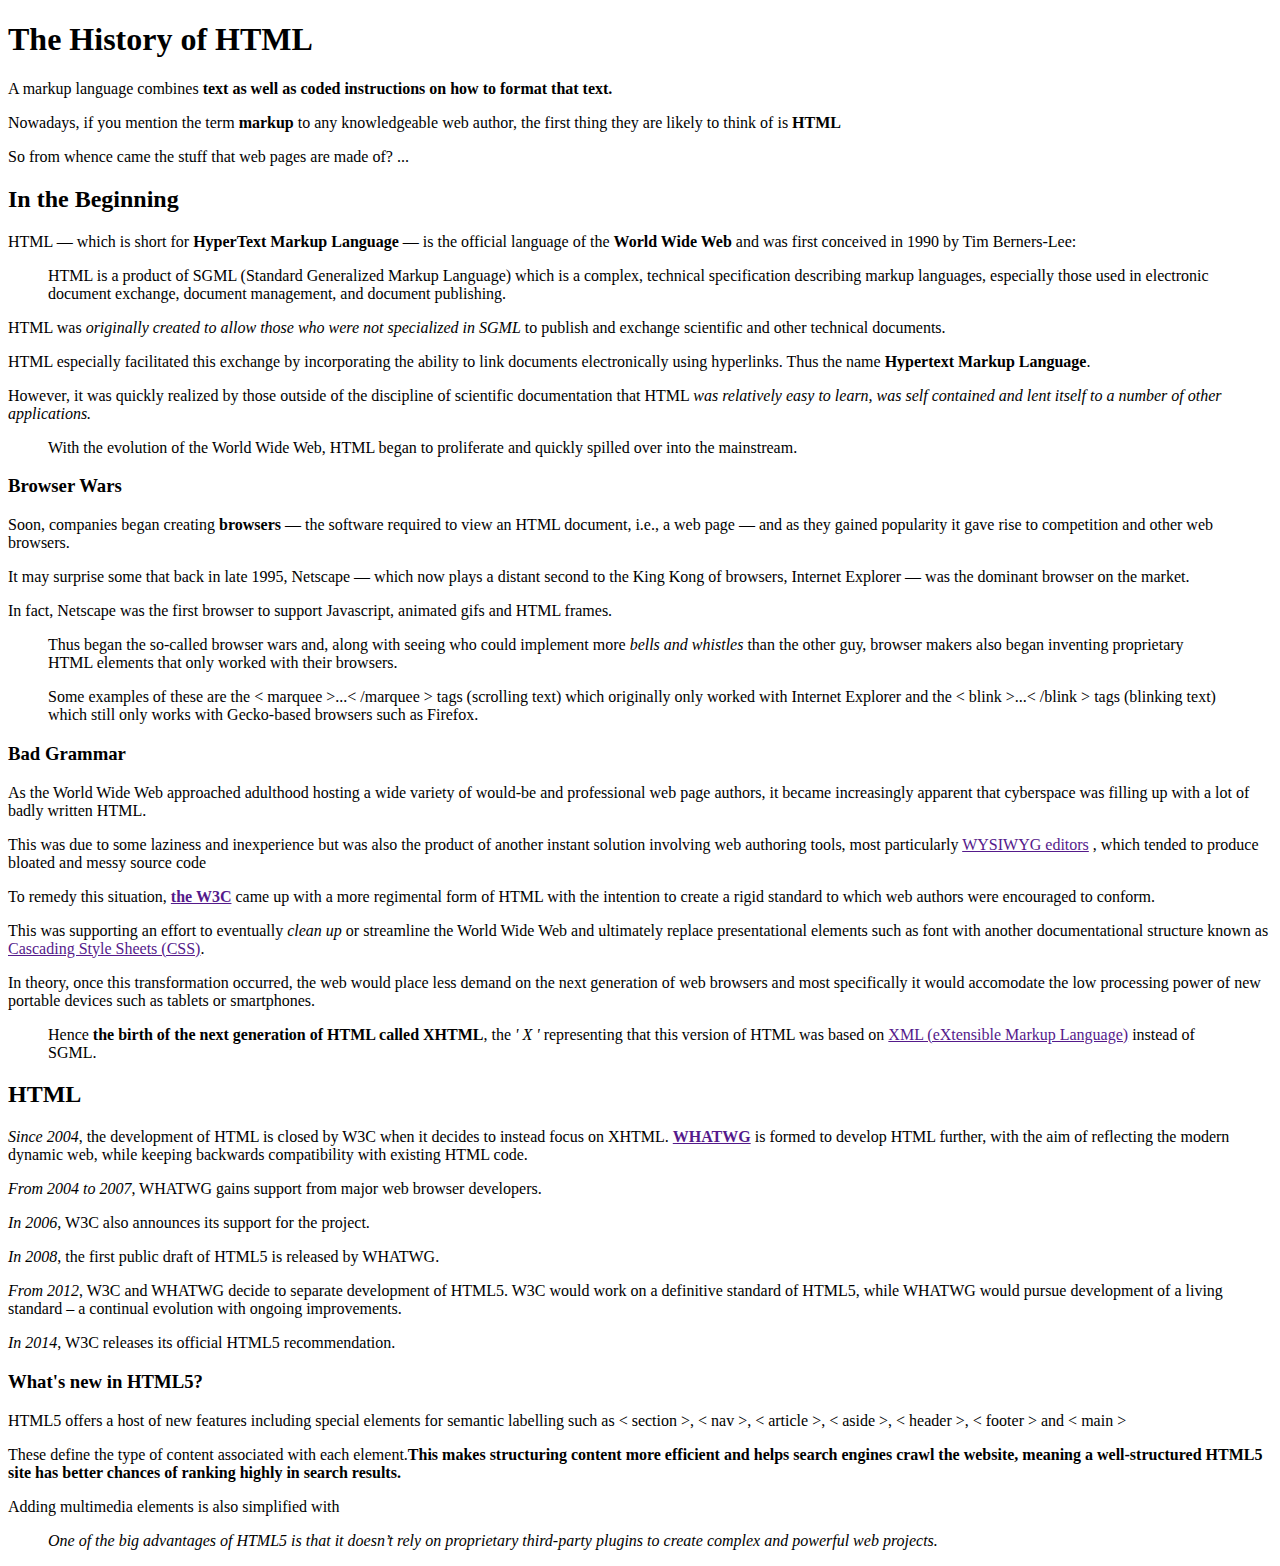
<file: Tut01/index.html>
<!DOCTYPE html>
 <html lang="en">
 <head>
     <meta charset="UTF-8">
     <meta http-equiv="X-UA-Compatible" content="IE=edge">
     <meta name="viewport" content="width=device-width, initial-scale=1.0">
     <title>The history of HTML</title>
 </head>
 <body>
     <h1>The History of HTML</h1>
     <p>A markup language combines <b>text as well as coded instructions on how to format that text.</b></p>
     <p>Nowadays, if you mention the term <b>markup</b> to any knowledgeable web author, the first thing they are likely to think of is <b>HTML</b></p>
     <p>So from whence came the stuff that web pages are made of? ... </p>
     <h2>In the Beginning</h2>
     <p>HTML — which is short for <b>HyperText Markup Language</b> — is the official language of the <b>World Wide Web</b> and was first conceived in 1990 by Tim Berners-Lee:</p>
     <p> <blockquote> HTML is a product of SGML (Standard Generalized Markup Language) which is a complex, technical specification describing markup languages, especially those used in electronic document exchange, document management, and document publishing.</blockquote></p>
    <p>HTML was <i>originally created to allow those who were not specialized in SGML</i> to publish and exchange scientific and other technical documents.</p>
    <p>HTML especially facilitated this exchange by incorporating the ability to link documents electronically using hyperlinks. Thus the name <b>Hypertext Markup Language</b>.</p>
    <p>However, it was quickly realized by those outside of the discipline of scientific documentation that HTML <i>was relatively easy to learn, was self contained and lent itself to a number of other applications.</i></p>
    <p> <blockquote> With the evolution of the World Wide Web, HTML began to proliferate and quickly spilled over into the mainstream.</blockquote> </p>
    <h3>Browser Wars</h3>
    <p>Soon, companies began creating <b>browsers</b> — the software required to view an HTML document, i.e., a web page — and as they gained popularity it gave rise to competition and other web browsers.</p>
    <p>It may surprise some that back in late 1995, Netscape — which now plays a distant second to the King Kong of browsers, Internet Explorer — was the dominant browser on the market. </p>
    <p>In fact, Netscape was the first browser to support Javascript, animated gifs and HTML frames.</p>
    <p> <blockquote> Thus began the so-called browser wars and, along with seeing who could implement more <i>bells and whistles</i> than the other guy, browser makers also began inventing proprietary HTML elements that only worked with their browsers. </blockquote> </p>
    <p> <blockquote>Some examples of these are the < marquee >...< /marquee > tags (scrolling text) which originally only worked with Internet Explorer and the < blink >...< /blink > tags (blinking text) which still only works with Gecko-based browsers such as Firefox.
    </blockquote></p>
    <h3>Bad Grammar</h3>
    <p>As the World Wide Web approached adulthood hosting a wide variety of would-be and professional web page authors, it became increasingly apparent that cyberspace was filling up with a lot of badly written HTML. </p>
    <p>This was due to some laziness and inexperience but was also the product of another instant solution involving web authoring tools, most particularly <a href> WYSIWYG editors</a> , which tended to produce bloated and messy source code</p>
    <p>To remedy this situation, <b><a href>the W3C</a></b> came up with a more regimental form of HTML with the intention to create a rigid standard to which web authors were encouraged to conform. </p>
    <p>This was supporting an effort to eventually <i>clean up</i> or streamline the World Wide Web and ultimately replace presentational elements such as font with another documentational structure known as <a href>Cascading Style Sheets (CSS)</a>.</p>
    <p>In theory, once this transformation occurred, the web would place less demand on the next generation of web browsers and most specifically it would accomodate the low processing power of new portable devices such as tablets or smartphones.</p>
    <p> <blockquote> Hence <b>the birth of the next generation of HTML called XHTML</b>, the <i>' X '</i> representing that this version of HTML was based on <a href>XML (eXtensible Markup Language)</a> instead of SGML.</blockquote></p>
    <h2>HTML</h2>
    <p><i>Since 2004</i>, the development of HTML is closed by W3C when it decides to instead focus on XHTML. <b><a href>WHATWG</a></b> is formed to develop HTML further, with the aim of reflecting the modern dynamic web, while keeping backwards compatibility with existing HTML code. </blockquote> </p>
    <p><i>From 2004 to 2007</i>, WHATWG gains support from major web browser developers.</p>
    <p><i>In 2006</i>, W3C also announces its support for the project.</p>
    <p><i>In 2008</i>, the first public draft of HTML5 is released by WHATWG.</p>
    <p><i>From 2012</i>, W3C and WHATWG decide to separate development of HTML5. W3C would work on a definitive standard of HTML5, while WHATWG would pursue development of a living standard – a continual evolution with ongoing improvements. </p>
    <p><i>In 2014</i>, W3C releases its official HTML5 recommendation.</p>
    <h3>What's new in HTML5?</h3>
    <p>HTML5 offers a host of new features including special elements for semantic labelling such as < section >, < nav >, < article >, < aside >, < header >, < footer > and < main > </p>
    <p>These define the type of content associated with each element.<b>This makes structuring content more efficient and helps search engines crawl the website, meaning a well-structured HTML5 site has better chances of ranking highly in search results.</b></p>
    <p>Adding multimedia elements is also simplified with <audio> and <video> tags, and a wide selection of new application program interfaces (APIs) lets developers easily integrate a huge range of functionality into HTML5 sites.</p>
    <p><blockquote><i>One of the big advantages of HTML5 is that it doesn’t rely on proprietary third-party plugins to create complex and powerful web projects.</i></blockquote></p>
</body>
 </html>
</file>
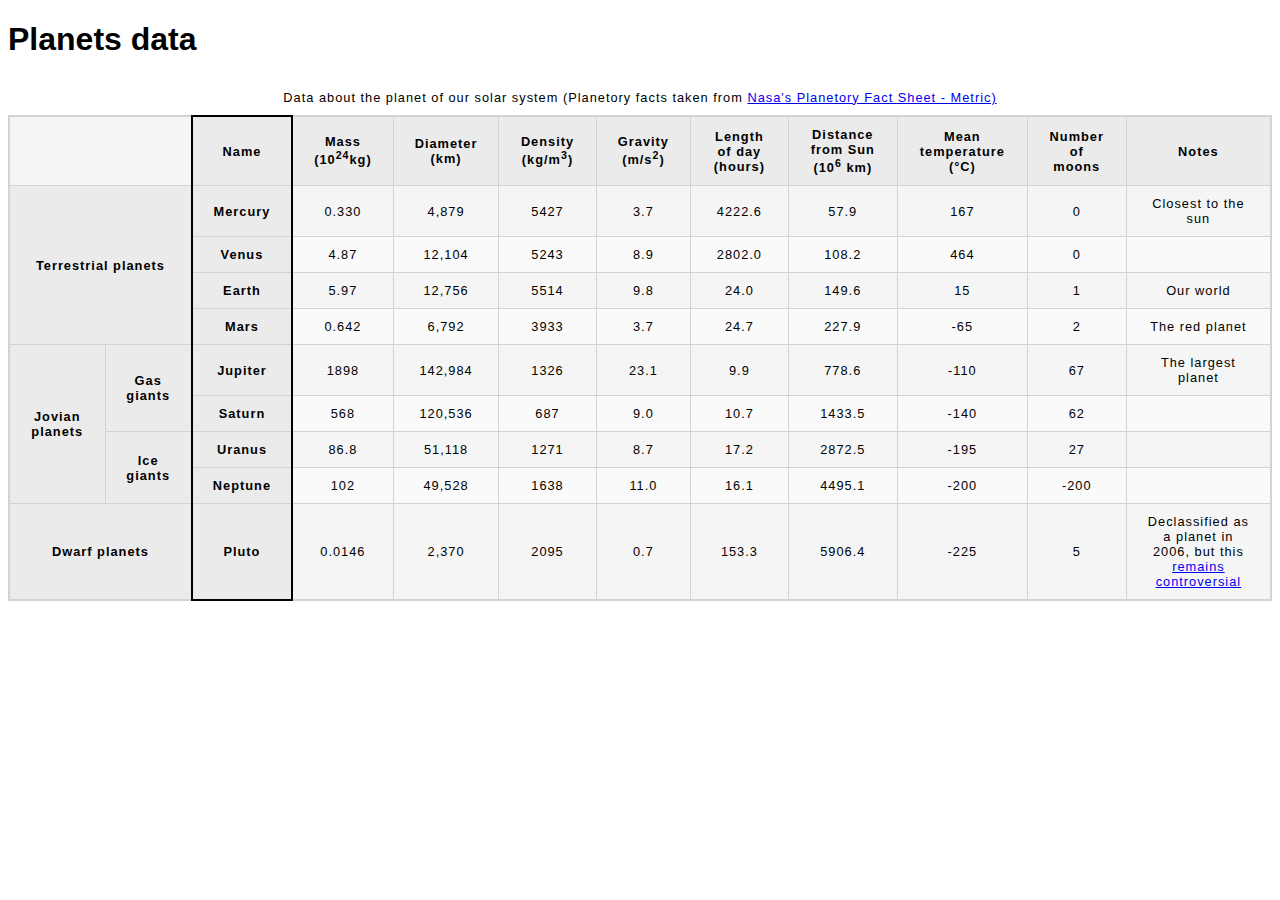
<file: Tut03/index.html>
<!DOCTYPE html>
<html lang="en">

<head>
    <meta charset="UTF-8">
    <meta http-equiv="X-UA-Compatible" content="IE=edge">
    <meta name="viewport" content="width=device-width, initial-scale=1.0">
    <title>Panet Data</title>
</head>
<style>
    html {
        font-family: Arial, Helvetica, sans-serif;
    }

    table {
        border: 2px solid lightgrey;
        border-collapse: collapse;
        font-size: 0.8rem;
        letter-spacing: 1px;
    }

    caption {

        padding: 10px;
    }

    td,
    th {
        border: 1px solid lightgray;
        padding: 10px 20px;
    }

    th {
        background-color: #EBEBEB;
    }

    tr {
        text-align: center;
    }

    tr:nth-child(even) td {
        background-color: rgb(250, 250, 250);
    }

    tr:nth-child(odd) td {
        background-color: rgb(245, 245, 245);
    }
</style>

<body>
    <h1>Planets data</h1>

    <table>
        <caption>Data about the planet of our solar system (Planetory facts taken from <a
                href="https://nssdc.gsfc.nasa.gov/planetary/factsheet/">Nasa's Planetory Fact Sheet - Metric)</a>
        </caption>

        <colgroup>
            <col span="2">
            <col style="border: 2px solid black;">
            <col span="9">
        </colgroup>

        <thead>
            <tr>
                <td colspan="2">&nbsp;</td>
                <th> Name </th>
                <th> Mass (10<sup>24</sup>kg)</th>
                <th>Diameter (km)</th>
                <th> Density (kg/m<sup>3</sup>) </th>
                <th>Gravity (m/s<sup>2</sup>)</th>
                <th> Length of day (hours)</th>
                <th>Distance from Sun (10<sup>6</sup> km)</th>
                <th> Mean temperature (&deg;C)</th>
                <th>Number of moons</th>
                <th>Notes</th>
            </tr>
        </thead>

        <tbody>
            <tr>
                <th rowspan="4" colspan="2">Terrestrial planets</th>
                <th>Mercury</th>
                <td>0.330</td>
                <td>4,879</td>
                <td>5427</td>
                <td>3.7</td>
                <td>4222.6</td>
                <td>57.9</td>
                <td>167</td>
                <td>0</td>
                <td>Closest to the sun</td>
            </tr>

            <tr>
                <th>Venus</th>
                <td>4.87</td>
                <td>12,104</td>
                <td>5243</td>
                <td>8.9</td>
                <td>2802.0</td>
                <td>108.2</td>
                <td>464</td>
                <td>0</td>
                <td> </td>
            </tr>

            <tr>
                <th>Earth</th>
                <td>5.97</td>
                <td>12,756</td>
                <td>5514</td>
                <td>9.8</td>
                <td>24.0</td>
                <td>149.6</td>
                <td>15</td>
                <td>1</td>
                <td>Our world</td>
            </tr>

            <tr>
                <th>Mars</th>
                <td>0.642</td>
                <td>6,792</td>
                <td>3933</td>
                <td>3.7</td>
                <td>24.7</td>
                <td>227.9</td>
                <td>-65</td>
                <td>2</td>
                <td>The red planet</td>
            </tr>

            <tr>
                <th rowspan="4"> Jovian planets </th>
                <th rowspan="2"> Gas giants </th>
                <th>Jupiter</th>
                <td>1898</td>
                <td>142,984</td>
                <td>1326</td>
                <td>23.1</td>
                <td>9.9</td>
                <td>778.6</td>
                <td>-110</td>
                <td>67</td>
                <td>The largest planet</td>
            </tr>

            <tr>
                <th>Saturn</th>
                <td>568</td>
                <td>120,536</td>
                <td>687</td>
                <td>9.0</td>
                <td>10.7</td>
                <td>1433.5</td>
                <td>-140</td>
                <td>62</td>
                <td></td>
            </tr>

            <tr>
                <th rowspan="2">Ice giants</th>
                <th>Uranus</th>
                <td>86.8</td>
                <td>51,118</td>
                <td>1271</td>
                <td>8.7</td>
                <td>17.2</td>
                <td>2872.5</td>
                <td>-195</td>
                <td>27</td>
                <td></td>
            </tr>
            <tr>
                <th>Neptune</th>
                <td>102</td>
                <td>49,528</td>
                <td>1638 </td>
                <td>11.0</td>
                <td>16.1</td>
                <td>4495.1</td>
                <td>-200</td>
                <td>-200</td>
                <td></td>
            </tr>
            <tr>
                <th colspan="2">Dwarf planets</th>
                <th>Pluto</th>
                <td>0.0146</td>
                <td>2,370</td>
                <td>2095</td>
                <td>0.7</td>
                <td>153.3</td>
                <td>5906.4</td>
                <td>-225</td>
                <td>5</td>
                <td>Declassified as a planet in 2006, but this <a
                        href="https://www.usatoday.com/story/tech/2014/10/02/pluto-planet-solar-system/16578959/">
                        remains controversial</a></td>
            </tr>
        </tbody>
    </table>
</body>

</html>
</file>
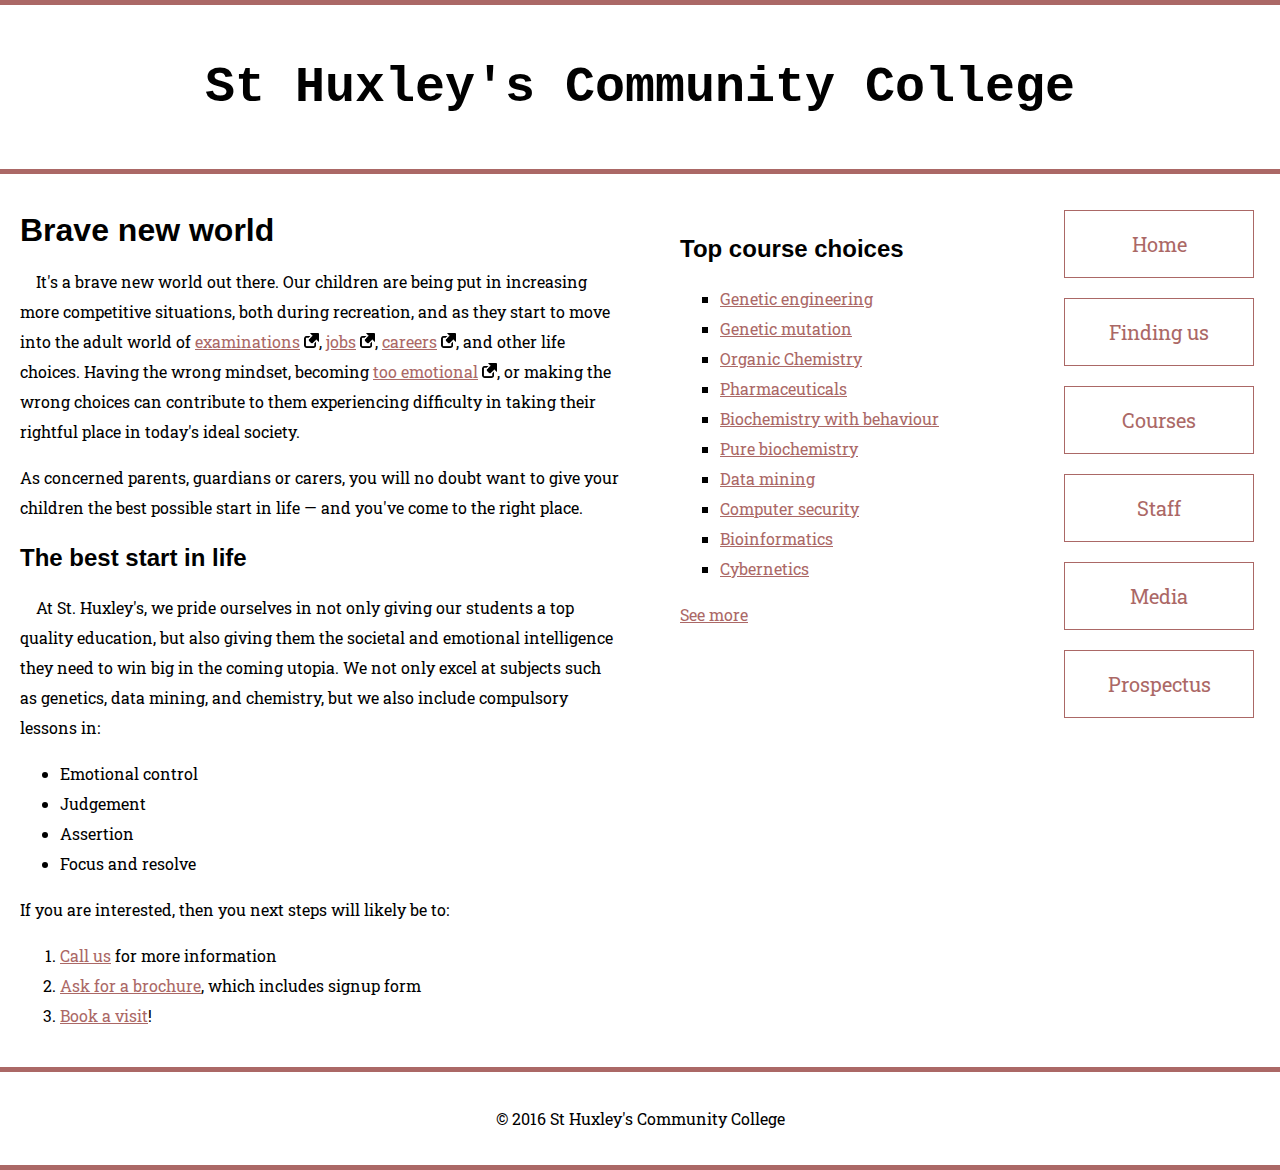
<file: Tut06/index.html>
<!DOCTYPE html>
<html lang="en">
<head>
    <meta charset="UTF-8">
    <meta http-equiv="X-UA-Compatible" content="IE=edge">
    <meta name="viewport" content="width=device-width, initial-scale=1.0">
    <title>Document</title>
    <link rel="stylesheet" href="css/style.css">
    <link rel="stylesheet" href="fonts/Zantroke.otf">
    <link rel="stylesheet" href="fonts/Cicle_Fina.ttf">
    <link rel="preconnect" href="https://fonts.googleapis.com">
<link rel="preconnect" href="https://fonts.gstatic.com" crossorigin>
<link href="https://fonts.googleapis.com/css2?family=Roboto+Slab:wght@200;400&display=swap" rel="stylesheet">
</head>

<body>
    <div class = "container">
        <header>
           <h1>St Huxley's Community College</h1>
        </header>
        <main>
            <section>
                <h1>Brave new world</h1>
                <p>&emsp;It's a brave new world out there. 
                    Our children are being put in increasing more competitive situations,
                     both during recreation, and as they start to move into the adult 
                     world of <a href="https://en.wikipedia.org/wiki/Examination"> examinations</a> <img src="external-link-52.png">, 
                     <a href="https://en.wikipedia.org/wiki/Jobs">jobs</a> <img src="external-link-52.png">, <a href="https://en.wikipedia.org/wiki/Career">careers</a> <img src="external-link-52.png">, and other life choices. Having the wrong mindset, becoming <a href="https://en.wikipedia.org/wiki/Emotion">too emotional</a> <img src="external-link-52.png">, or making the wrong choices can contribute to them experiencing difficulty in taking their rightful place in today's ideal society.</p>
                <p>As concerned parents, guardians or carers, you will no doubt want to give your children the best possible start in life — and you've come to the right place.</p>
                
      <h2>The best start in life</h2>

      <p>&emsp;At St. Huxley's, we pride ourselves in not only giving our students a top quality education, but also giving them the societal and emotional intelligence they need to win big in the coming utopia. We not only excel at subjects such as genetics, data mining, and chemistry, but we also include compulsory lessons in:</p>
      <ul>
        <li>Emotional control</li>
        <li>Judgement</li>
        <li>Assertion</li>
        <li>Focus and resolve</li>
      </ul>

      <p>If you are interested, then you next steps will likely be to:</p>
      
      <ol>
        <li><a href="#">Call us</a> for more information</li>
        <li><a href="#">Ask for a brochure</a>, which includes signup form</li>
        <li><a href="#">Book a visit</a>!</li>
      </ol>
            </section>
         <aside>
             <h2>Top course choices</h2>
             <ul type="square">
                <li><a href="#">Genetic engineering</a></li>
                <li><a href="#">Genetic mutation</a></li>
                <li><a href="#">Organic Chemistry</a></li>
                <li><a href="#">Pharmaceuticals</a></li>
                <li><a href="#">Biochemistry with behaviour</a></li>
                <li><a href="#">Pure biochemistry</a></li>
                <li><a href="#">Data mining</a></li>
                <li><a href="#">Computer security</a></li>
                <li><a href="#">Bioinformatics</a></li>
                <li><a href="#">Cybernetics</a></li>
              </ul>
          
              <p><a href="#">See more</a></p>
         </aside>   
         <nav>
            <ul>
              <li><a href="#">Home</a></li>
              <li><a href="#">Finding us</a></li>
              <li><a href="#">Courses</a></li>
              <li><a href="#">Staff</a></li>
              <li><a href="#">Media</a></li>
              <li><a href="#">Prospectus</a></li>
            </ul> 
          </nav>
        </main>
        <footer>
            <p>&copy; 2016 St Huxley's Community College</p>
        </footer>
    </div>
</body>
</html>
</file>
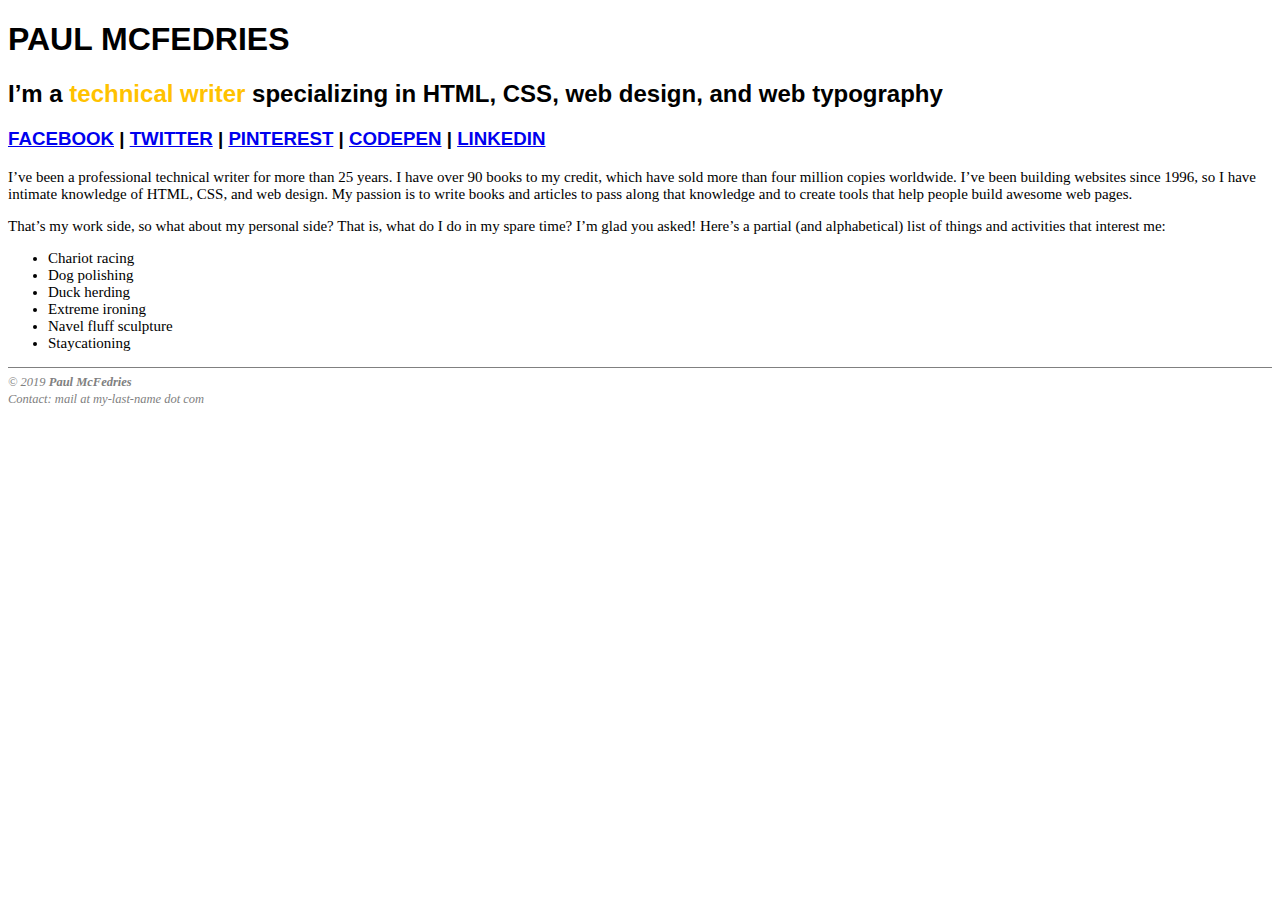
<file: Tut02/Ex 2/index.html>
<!DOCTYPE html>
<html lang="en">

<head>
    <meta charset="UTF-8">
    <meta http-equiv="X-UA-Compatible" content="IE=edge">
    <meta name="viewport" content="width=device-width, initial-scale=1.0">
    <title>Paul McFedries</title>
    <style>
        .different-font {
            font-family: Verdana, Geneva, Tahoma, sans-serif;
        }

        p {
            font-family: Merriweather, Georgia, serif;
            font-size: 15px;
        }
        ul {
            font-family: Merriweather, Georgia, serif;
        }

        .orange {
            color: #FFC200;
        }
        ul {
            font-size: 15px;
        }
        #contact {
            border-top: 1px solid grey;
            padding-top: 5px;
        }

      
    </style>
</head>

<body>
    <div class="different-font">
        <h1>
            PAUL MCFEDRIES
        </h1>
        <h2>I’m a <span class="orange">technical writer </span> specializing in HTML, CSS, web design, and web
            typography</h2>
        <h3>    
        <b><a href= "https://www.facebook.com/index.php"> FACEBOOK</a> |
        <a href="https://www.facebook.com/index.php">TWITTER</a> | 
        <a href="https://www.facebook.com/index.php">PINTEREST</a> | 
        <a href="https://www.facebook.com/index.php">CODEPEN</a> | 
        <a href="https://www.facebook.com/index.php">LINKEDIN</a> </b> </h3>
    </div>
    <p>I’ve been a professional technical writer for more than 25 years. I have over 90 books to my credit, which have
        sold more than four million copies worldwide. I’ve been building websites since 1996, so I have intimate
        knowledge of HTML, CSS, and web design. My passion is to write books and articles to pass along that knowledge
        and to create tools that help people build awesome web pages.</p>
    <p>That’s my work side, so what about my personal side? That is, what do I do in my spare time? I’m glad you asked!
        Here’s a partial (and alphabetical) list of things and activities that interest me:<br>
    <ul>
        <li>Chariot racing</li>
        <li>Dog polishing</li>
        <li>Duck herding</li>
        <li>Extreme ironing</li>
        <li>Navel fluff sculpture</li>
        <li>Staycationing</li>
    </ul>
    </p>
    <p id = "contact">
       <span style = "color:grey; font-size: 12.5px"> <i> &copy; 2019 <b> Paul McFedries </b> <br>
        Contact: mail at my-last-name dot com</i> </span>
    </p>
</body>

</html>
</file>
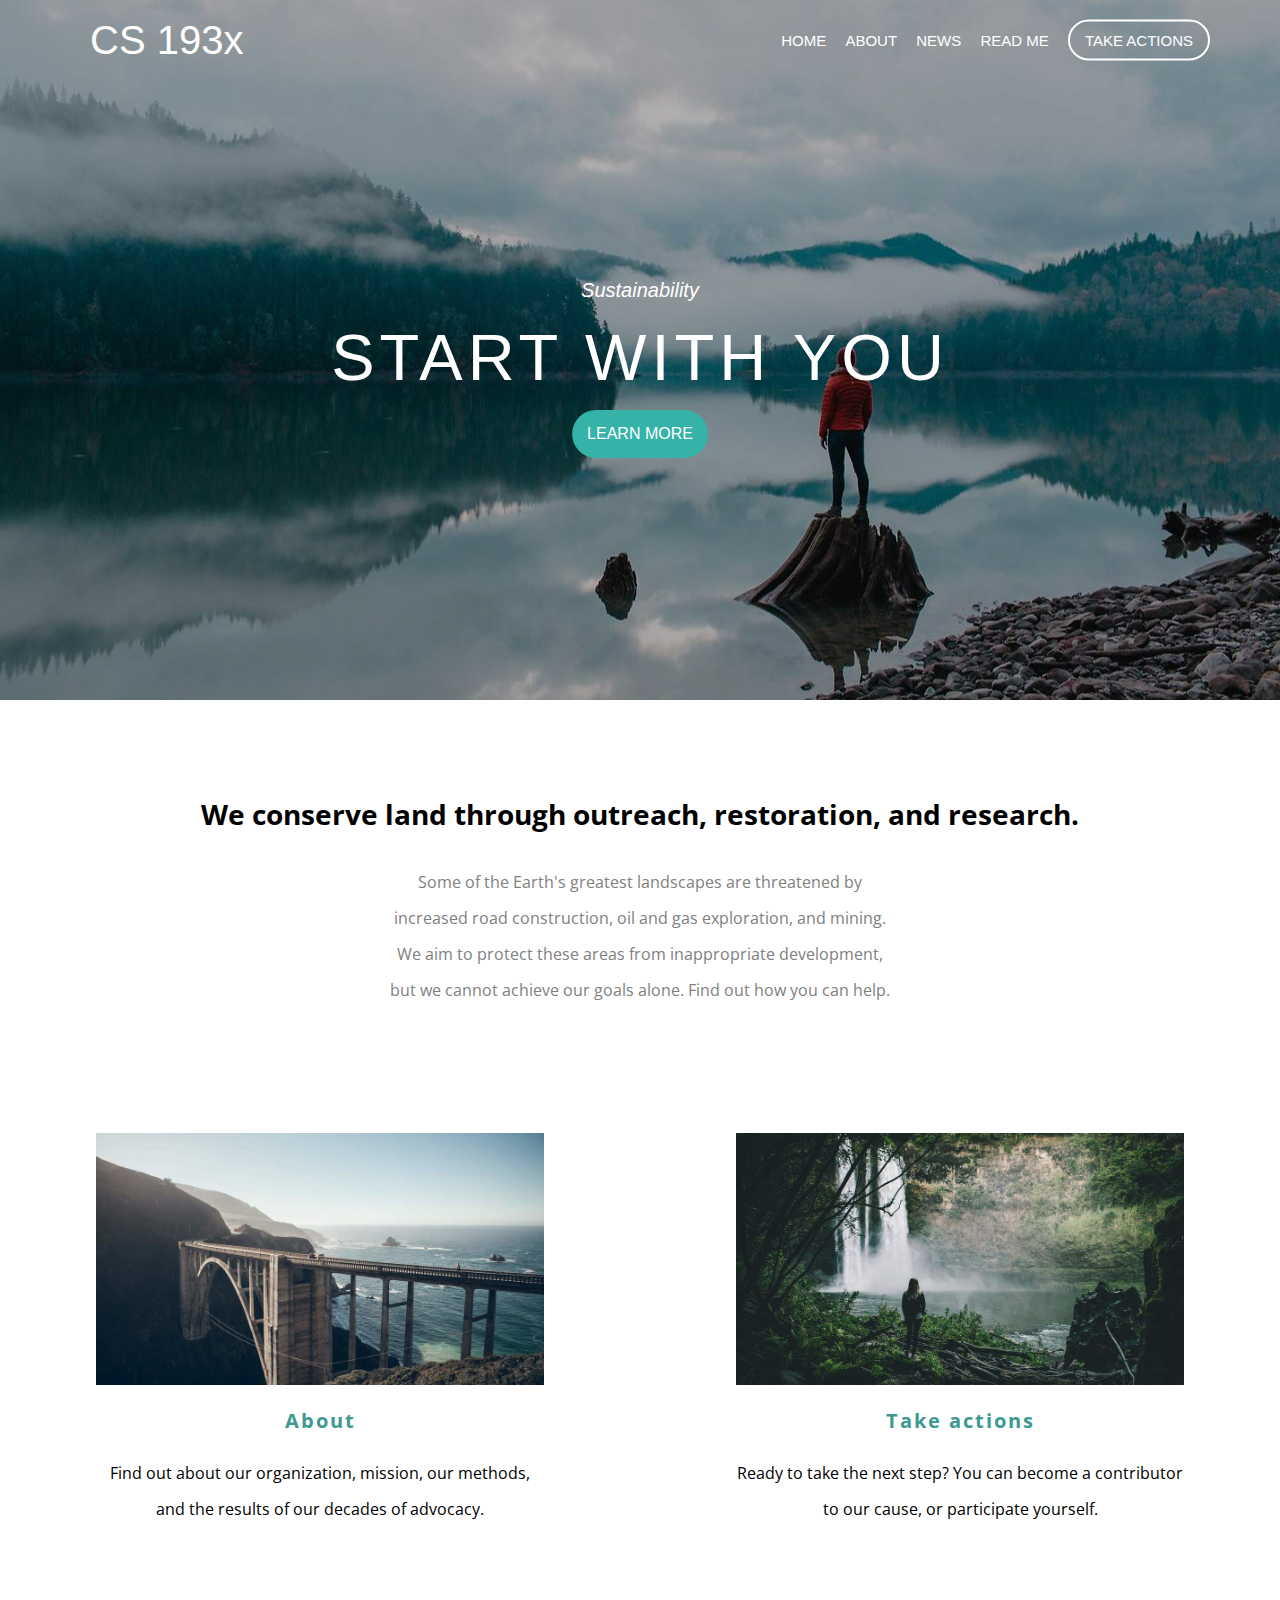
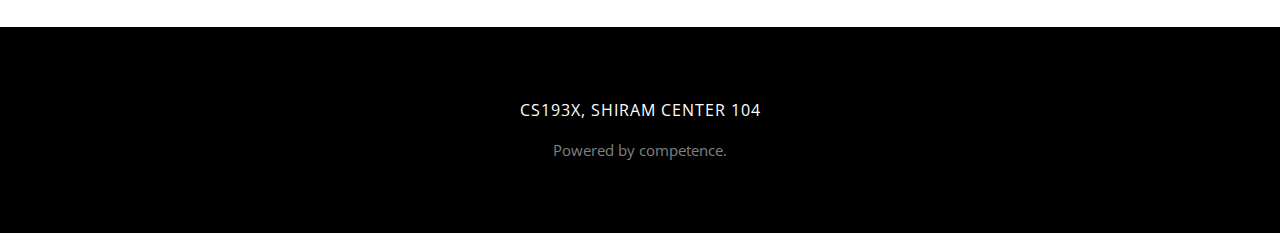
<file: Tut05/Ex123/index.html>
<!DOCTYPE html>
<html lang="en">
<head>
    <meta charset="UTF-8">
    <meta http-equiv="X-UA-Compatible" content="IE=edge">
    <meta name="viewport" content="width=device-width, initial-scale=1.0">
    <title>Document</title>
    <link rel = "stylesheet" href="./reset.css"/>
    <link rel = "stylesheet" href="./style.css"/>
    <link rel="preconnect" href="https://fonts.googleapis.com">
<link rel="preconnect" href="https://fonts.gstatic.com" crossorigin>
<link href="https://fonts.googleapis.com/css2?family=Open+Sans:wght@300&display=swap" rel="stylesheet">

</head>
<body>
    <header>
        <div class="container">
            <nav>
                <h1>CS 193x</h1>
                <ul>
               <li><a href="">HOME</a></li> 
               <li><a href="">ABOUT</a></li>
               <li><a href="">NEWS</a></li>
               <li><a href="">READ ME</a></li>
               <li><a href="">TAKE ACTIONS</a></li>
               </ul>
            </nav>
          <div class = "title">
                <p>Sustainability</p>
                <p>START WITH YOU</p>
          
          <div class="learn-more">
                <button type="button">LEARN MORE</button>
          </div>
        </div>
    </header>
    <div class="content">
        <p id="img-title">We conserve land through outreach, restoration, and research.</p>
        <p id="img-title-cont">Some of the Earth's greatest landscapes are threatened by increased road construction, oil and gas exploration, and mining. We aim to protect these areas from inappropriate development, but we cannot achieve our goals alone. Find out how you can help.</p>  
    <div class="album">
    <div class = "album-item">
           <img src="body-image-1.jpg" alt="body-1">
            <div class="album-content">
            <h1>About</h1>
            <p>Find out about our organization,
                mission, our methods, and the results of our decades of advocacy.</p>
        </div>
        </div>
        <div class = "album-item">
        <img src="body-image-2.jpg" alt = "body-2">
        <div class= "album-content">
            <h1>Take actions</h1>
            <p>Ready to take the next step? You can become a contributor to our cause, or participate yourself.</p>
        </div>
    </div>
    </div>
<div class = "end">
    <p>CS193X, SHIRAM CENTER 104</p>
    <p>Powered by competence.</p>
</div>
</div>
</body>

</html>
</file>
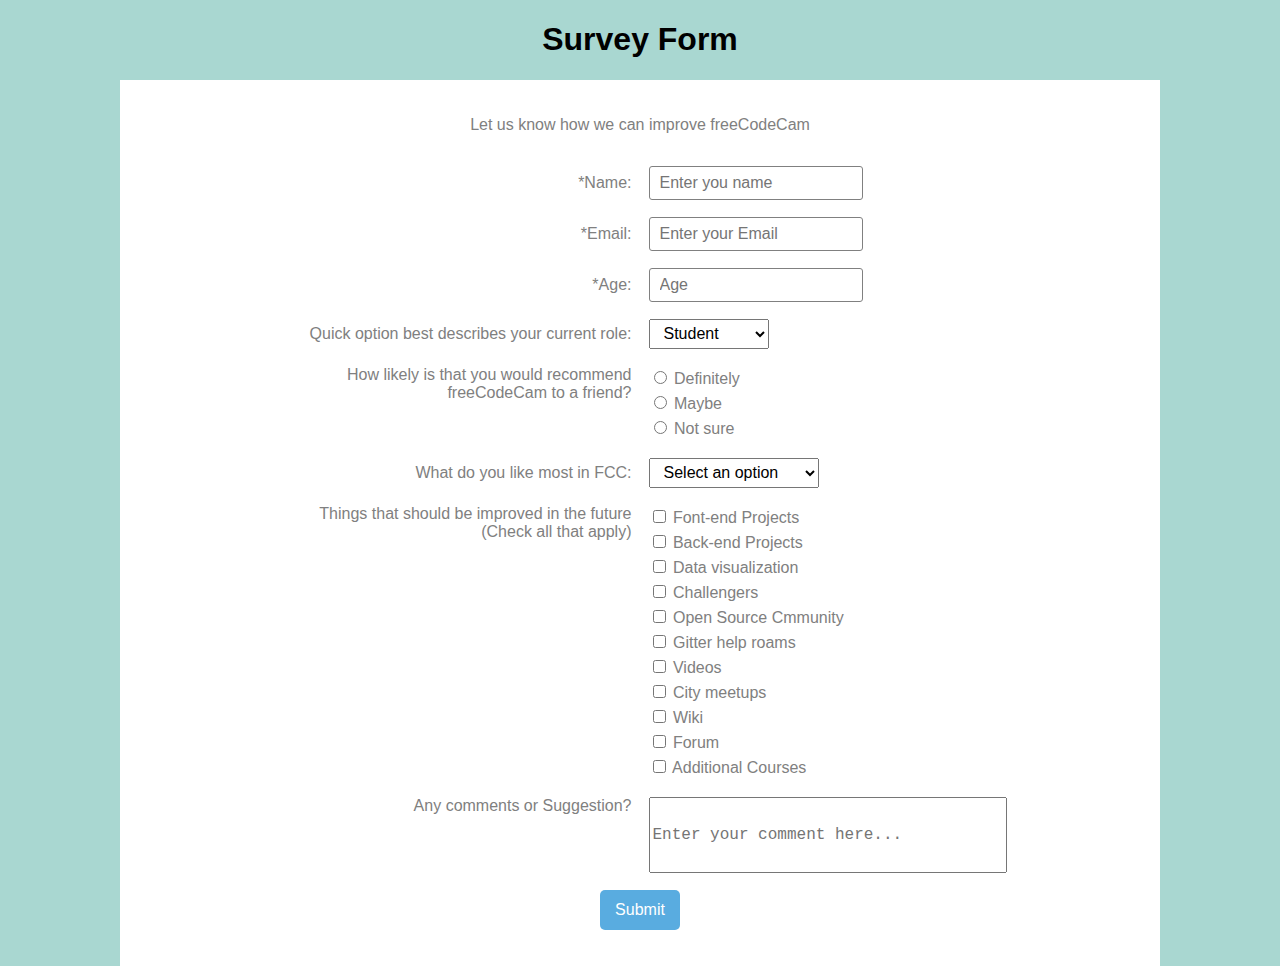
<file: Tut05/Ex4/index.html>
<!DOCTYPE html>
<html lang="en">

<head>
    <meta charset="UTF-8">
    <meta http-equiv="X-UA-Compatible" content="IE=edge">
    <meta name="viewport" content="width=device-width, initial-scale=1.0">
    <title>Document</title>
    <link rel="stylesheet" href="./style.css" />
</head>

<body>
    <h1>Survey Form</h1>
    <div>
        <form action="survey" method="post">
            <p> Let us know how we can improve freeCodeCam </p>
            <table>
                <colgroup> 
                    <col width = 450px span="2">
                    
                </colgroup>
                <tr>
                    <td class="align-right">*Name: </td>
                    <td><input type="text" name="name" class="info" placeholder="Enter you name" required>
                    </td>
                </tr>
                <tr>
                    <td class="align-right">*Email: </td>
                    <td><input type="email" name="email" class="info" placeholder="Enter your Email" required>
                    </td>
                </tr>
                <tr>
                    <td class="align-right">*Age: </td>
                    <td><input type="number" name="age"class="info" placeholder="Age" required>
                    </td>
                </tr>
                <tr>
                    <td class="align-right">Quick option best describes your current role: </td>
                    <td> <select name="role" id="role" required>
                            <option value="student">Student</option>
                            <option value="Teacher">Teacher</option>
                            <option value="Other">Other</option>
                    </td>
                </tr>
                <tr>
                    <td class="align-right" style="vertical-align: top"> How likely is that
                        you would recommend <br>freeCodeCam to a friend?
                    </td>
                    <td class="line-height"><input type="radio" name="choose" value="def" required>
                        <label for="def">Definitely</label><br>
                    <input type="radio" name="choose" value="may" required>
                        <label for="may">Maybe</label><br>
                    <input type="radio" name="choose" value="not" required>
                        <label for="not">Not sure</label>
                    </td>
                </tr>
                <tr>
                    <td class="align-right">What do you like most in FCC: </td>
                    <td> <select name="likemost" id="like" required>
                            <option value="select">Select an option</option>
                            <option value="Other">Other</option>
                    </td>
                </tr>
                <tr>
                    <td class="align-right" style="vertical-align: top;">Things that should be improved in the future <br>(Check all that apply)</td>
                    <td class="line-height">
                        <input type="checkbox" name="check" value="1">
                        Font-end Projects <br>
                        <input type="checkbox" name="check" value="2">
                        Back-end Projects <br>
                        <input type="checkbox" name="check" value="3">
                        Data visualization<br>
                        <input type="checkbox" name="check" value="4">
                        Challengers<br>
                        <input type="checkbox" name="check" value="5">
                        Open Source Cmmunity <br>
                        <input type="checkbox" name="check" value="6">
                        Gitter help roams <br>
                        <input type="checkbox" name="check" value="7">
                        Videos <br>
                        <input type="checkbox" name="check" value="8">
                        City meetups <br>
                        <input type="checkbox" name="check" value="9">
                        Wiki <br>
                        <input type="checkbox" name="check" value="10">
                        Forum <br>
                        <input type="checkbox" name="check" value="11">
                        Additional Courses
                    </td>
                </tr>
                <tr>
                    <td class="align-right" style="vertical-align: top;">Any comments or Suggestion?</td>
                    <td><input type="text" name="comments" id="comment" placeholder="Enter your comment here..."></td>
                </tr>
                <tr>
                    <td colspan="2">
                        <button>Submit</button>
                    </td>
                </tr>
            </table>

        </form>
    </div>

</body>

</html>
</file>
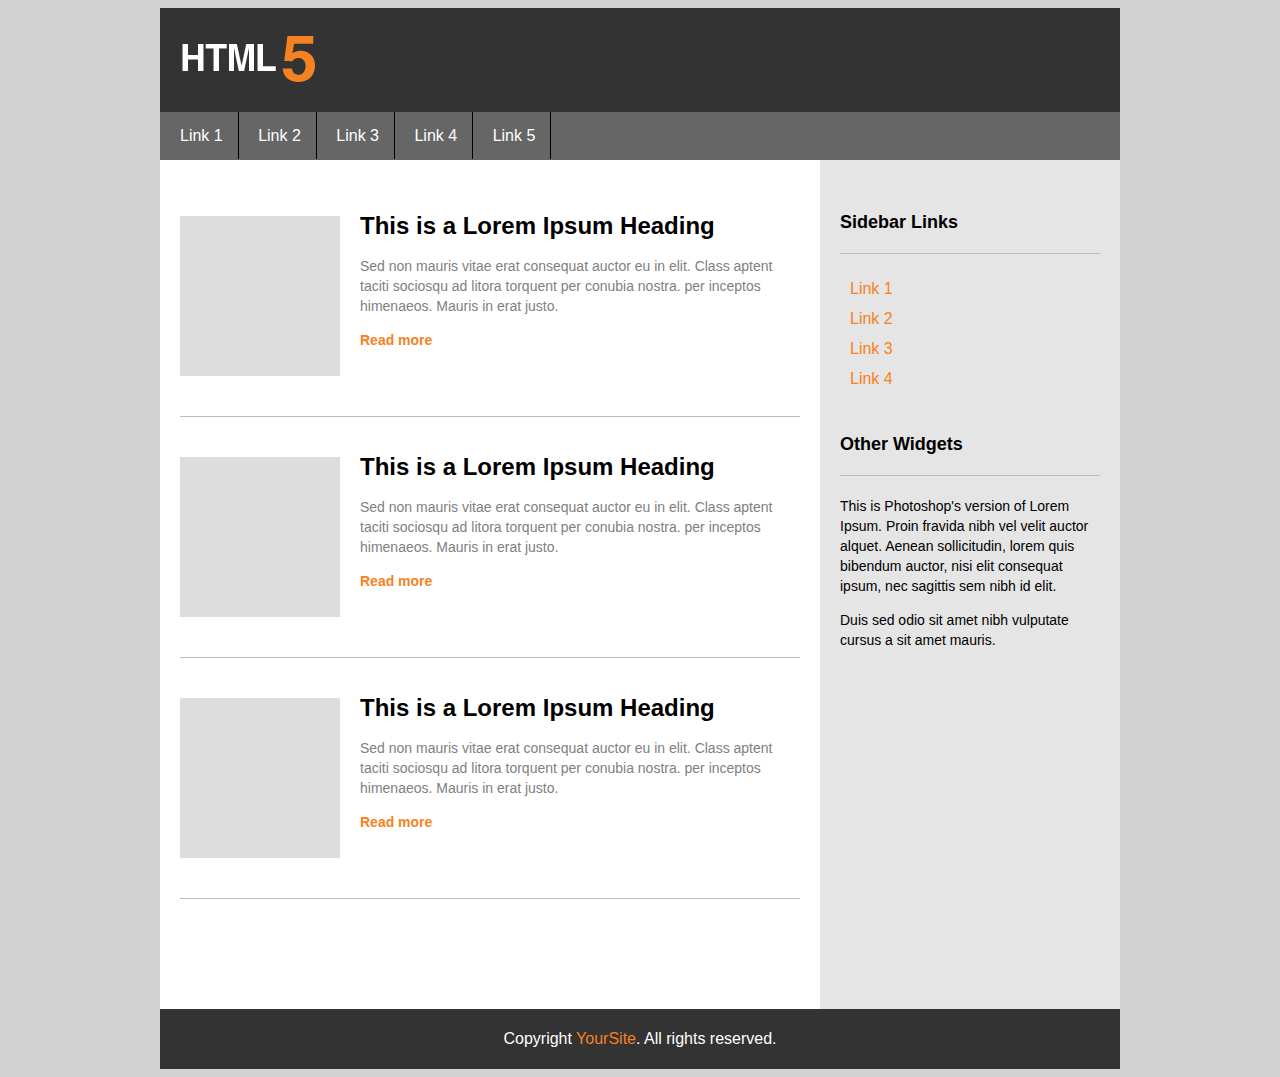
<file: Tut05/Ex5/index.html>
<!DOCTYPE html>
<html lang="en">
<head>
    <meta charset="UTF-8">
    <meta http-equiv="X-UA-Compatible" content="IE=edge">
    <meta name="viewport" content="width=device-width, initial-scale=1.0">
    <link rel="stylesheet" href="./style.css" />
    <title>Document</title>
</head>
<body>
    <div id = "main-wrapper">
    <header>
        <img src="title.png">
            <nav class = "primary">
                <ul class="group">
                <li><a href="">Link 1</a></li>
                <li><a href="">Link 2</a></li>
                <li><a href>Link 3</a></li>
                <li><a href>Link 4</a></li>
                <li><a href>Link 5</a></li>
            </ul>
        </nav>
    </header>
    <div class="content-wrap group">
    <section id="main-content">
        <article class = "post group">
            <img class = "thumbnail" src = "avatar.jpg" alt="thumnail">
            <div>
                <h1>This is a Lorem Ipsum Heading</h1>
                <p>Sed non mauris vitae erat consequat auctor eu in elit. Class aptent taciti sociosqu ad litora torquent per conubia nostra.
                    per inceptos himenaeos. Mauris in erat justo.
                </p>
                <a href="">Read more</a>
            </div>
    </article>
    <article class = "post group">
        <img class = thumbnail src = "avatar.jpg" alt="thumnail">
        <div>
            <h1>This is a Lorem Ipsum Heading</h1>
            <p>Sed non mauris vitae erat consequat auctor eu in elit. Class aptent taciti sociosqu ad litora torquent per conubia nostra.
                per inceptos himenaeos. Mauris in erat justo.
            </p>
            <a href="">Read more</a>
        </div>
</article>
<article class = "post group">
    <img class = "thumbnail" src = "avatar.jpg" alt="thumnail">
    <div>
        <h1>This is a Lorem Ipsum Heading</h1>
        <p>Sed non mauris vitae erat consequat auctor eu in elit. Class aptent taciti sociosqu ad litora torquent per conubia nostra.
            per inceptos himenaeos. Mauris in erat justo.
        </p>
        <a href="">Read more</a>
    </div>
</article>
    </section>
    <aside>
        <div class = "side-box">
       <h1 class="sidebar-heading"> Sidebar Links</h1>
        <nav>
        <ul>
         <li><a href="">Link 1</a></li>
         <li><a href="">Link 2</a></li>
         <li><a href="">Link 3</a></li>
         <li><a href="">Link 4</a></li>
        </ul>
    </nav>
    <h1 class="sidebar-heading">Other Widgets</h1>
    <p>This is Photoshop's version of Lorem Ipsum. Proin fravida nibh vel
        velit auctor alquet. Aenean sollicitudin, lorem quis bibendum auctor,
        nisi elit consequat ipsum, nec sagittis sem nibh id elit.
    </p>
    <p>Duis sed odio sit amet nibh vulputate cursus a sit amet mauris.</p>
    </aside>
</div>
    <footer>
        <p>Copyright <a href="">YourSite</a>. All rights reserved.</p>
    </footer>
</div>
</body>
</html>
</file>
<file: Tut06/css/style.css>
* {
    box-sizing: border-box;
  }

h1, h2 {
    font-family: 'Zantroke', sans-serif;
}
body {
    font-family: 'Roboto Slab', sans-serif;
        margin: 0 auto;
        min-width: 1000px;
        max-width: 1400px;   
}
header, footer {
    padding: 20px;
    border-top: 5px solid #ab6866;
    border-bottom: 5px solid #ab6866;
    text-align: center;
}

a {
    color: #ab6866;
}
section, aside {
    line-height: 30px;
}
header h1 {
    font-size: 50px;
    font-family: 'Courier New', Courier, monospace; 
}
section {
    width: 50%;
    float: left;
    padding: 20px;
}
img {
    width: 15px;
}
aside {
    width: 30%;
    float:left;
    padding: 40px;
}
nav {
    width: 20%;
    float: left;
    margin-top: 20px;
}
nav ul {
    list-style-type: none;
    width: 90%;
}
nav ul li {
    border: 1px solid #ab6866;
    padding: 20px;
    margin-bottom: 20px;
    font-size: 20px;
    text-align: center;
}
nav ul li a{
 text-decoration: none;

}
footer {
    clear: both;
}
</file>
<file: Tut05/Ex123/style.css>
header {
    position: relative;
    background-image: linear-gradient(to bottom, rgba(0,0,0,0.3), rgba(0,0,0,0.3)), url('header.jpg');
    background-repeat: no-repeat;
    height: 700px;
    max-width: 100%;
    background-size: cover;
    object-fit: cover;
    background-position: center;
    color: white;
}

body {
    font-family: 'Lora', sans-serif;
}
.container {
    max-width: 1140px ;
    margin: auto;
}
nav {
    padding: 20px;
    position: relative;
    font-size: 40px; 
}
header ul{
    font-size: 15px;
    position: absolute;
    top: 50%;
    right:0;
    transform: translateY(-50%);
    
}
header ul li {
    display:inline;
    list-style-type: none;
    margin-left: 15px;
}
ul li a{
    text-decoration: none;
    color:white;
}
ul li:nth-child(5) {
    padding: 10px 15px;
    border: 2px solid white;
    border-radius: 100px;
    background: none;
    font-family: 'Lora', sans-serif;
}
ul li:nth-child(5):hover a {
    color: black;
    transition: 0.3s;}

ul li:nth-child(5):hover {
    background-color: white;
    transition: 0.3s;}  
 
.title{
    text-align: center;
    position: absolute;
    top: 40%;
    left: 50%;
    transform: translateX(-50%);

}
.title p:nth-child(1){
    font-size: 20px;
    font-style: italic;
    margin-bottom: 25px;
}
.title p:nth-child(2) {
    font-size: 65px;
    letter-spacing: 5px;
}
.learn-more {
    display: flex;
    justify-content: center;

}
button {
    margin: 20px;
    font-size: 16px;
    padding: 15px;
    border-radius: 40px;
    background: rgb(54, 179, 168);
    border: none;
    color: white;
    font-family: 'Lora', sans-serif;
}
button:hover {
    background: rgb(54, 179, 168,0.6);
    cursor: pointer;
}
.content{
    margin-top: 100px;
    font-family:'Open Sans', sans-serif;
    text-align: center;
}
#img-title {
    margin-bottom: 36px;
    font-size: 28px;
    font-weight: bold;
}
#img-title-cont {
    margin: auto;
    width: 40%;
    line-height: 36px;
    color: grey;
    
}
.album {
    margin-top: 125px;
    overflow:hidden;
}
    
.album-item:first-child {
    max-width: calc(100%/2);
    float: left;
}
.album-item {
    max-width: calc(100%/2);
    float: right;
}
img {
    max-width: 70%;   
}
.album-item h1 {
    color: rgb(61, 153, 145);
    margin-top: 24px;
    letter-spacing: 2px;
    font-weight: bold;
    font-size: 20px;
}
.album-item p {
    margin: auto;
    width: 70%;
    margin-top: 24px;
    line-height: 36px; 
}
.end {
    color: white;
    margin-top: 100px;
    background-color: black;
    padding: 75px;
}
.end p:nth-child(1) {
    letter-spacing: 1px;
    margin-bottom: 25px;
}
.end p:nth-child(2) {
    font-size: 15px;
    color: grey;
}
</file>
<file: Tut05/Ex4/style.css>
body {
    background-color: #a9d7d1;
}
h1 {
    text-align: center;
    font-family: Arial, Helvetica, sans-serif;
}
div p {
    text-align: center;
}
.align-right {
    text-align: right;
}
div {
    color: gray;
    background-color: white;
    position: absolute;
    left: 50%;
    transform: translateX(-50%);
    font-family: Arial, Helvetica, sans-serif;
    padding: 20px;
}

table {
    border-spacing: 15px;
    width: 1000px;
}
button {
    margin:auto;
    display: block;
    border-radius: 5px;
    color: white;
    background: #59ace0;
    border:none;
    cursor: pointer;
    width: 80px;
    height: 40px;
    font-size: 16px;
}
.info {
        height: 30px;
        width: 200px;
        font-size: 16px;
        border:1px solid gray;
        border-radius: 3px;
        padding-left: 10px;
    }
select {
    padding-left: 10px;
    height: 30px;
    font-size: 16px;
}
#role {
    width: 120px;
}
#like {
    width: 170px;
}
#comment {
    height: 70px;
    width: 350px;
    font-size: 16px;
    font-family: 'Courier New', Courier, monospace;
}
#comment::placeholder {
    position: absolute;
}
.line-height {
    line-height: 25px;
}
</file>
<file: Tut05/Ex5/style.css>
html {
    font-family: Arial, Helvetica, sans-serif;
}

body {
    background: lightgray;
}
#main-wrapper {
    overflow: hidden;
    width: 960px;
    margin: 0 auto;
}
header {
    background-color: #333333;
}
.primary ul {
    list-style-type: none;
    margin: 0;
    margin-left: -10px;
    padding: 15px;
    background: #666666;
}
.primary ul li {   
    display: inline;
    color: white;
    padding: 15px;
    border-right: 1px solid black;
}
.primary ul li a {
    text-decoration: none;
    color: white;
}
.content-wrap {
    background: #e5e5e5;
}
#main-content {
    background: white;
    width: 660px;
    float: left;
    padding: 40px 20px 70px 20px;
    box-sizing: border-box;
}
.thumbnail {
    float: left;
    margin-right: 20px;
}
aside {
    width: 300px;
    background: #e5e5e5;
    float: right;
    padding: 40px 20px;
    box-sizing: border-box;
}
.side-box ul {
    list-style-type: none;
    margin-bottom: 40px;
    padding-left: 10px;
}
.side-box ul li a {
    text-decoration: none;
    color: #f58220;
    line-height: 30px;
}
.group:after {
    content: "";
    display: table;
    clear:both;
}
.post {
    clear: both;
    padding-bottom: 40px;
    border-bottom: 1px solid #bbbbbb;
    font-size: 14px;
    color: gray;
    margin-bottom: 40px;
    line-height: 20px;
}
.post h1 {
    margin-bottom: 20px;
    font-size: 24px;
    color: black;
}
.post a {
    text-decoration: none;
    color: #f58220;
    font-weight: bold;
}

.sidebar-heading {
    font-size: 18px;
    border-bottom: 1px solid #bbbbbb;
    padding-bottom: 20px;
    margin-bottom: 20px;
}
aside p {
    font-size: 14px;
    line-height: 20px;
}
footer {
    clear:both;
    background: #333333;
    height: 50px;
    padding: 5px;
    text-align: center;
    color: white;
}
footer a {
    text-decoration: none;
    color: #f58220;
}
</file>
